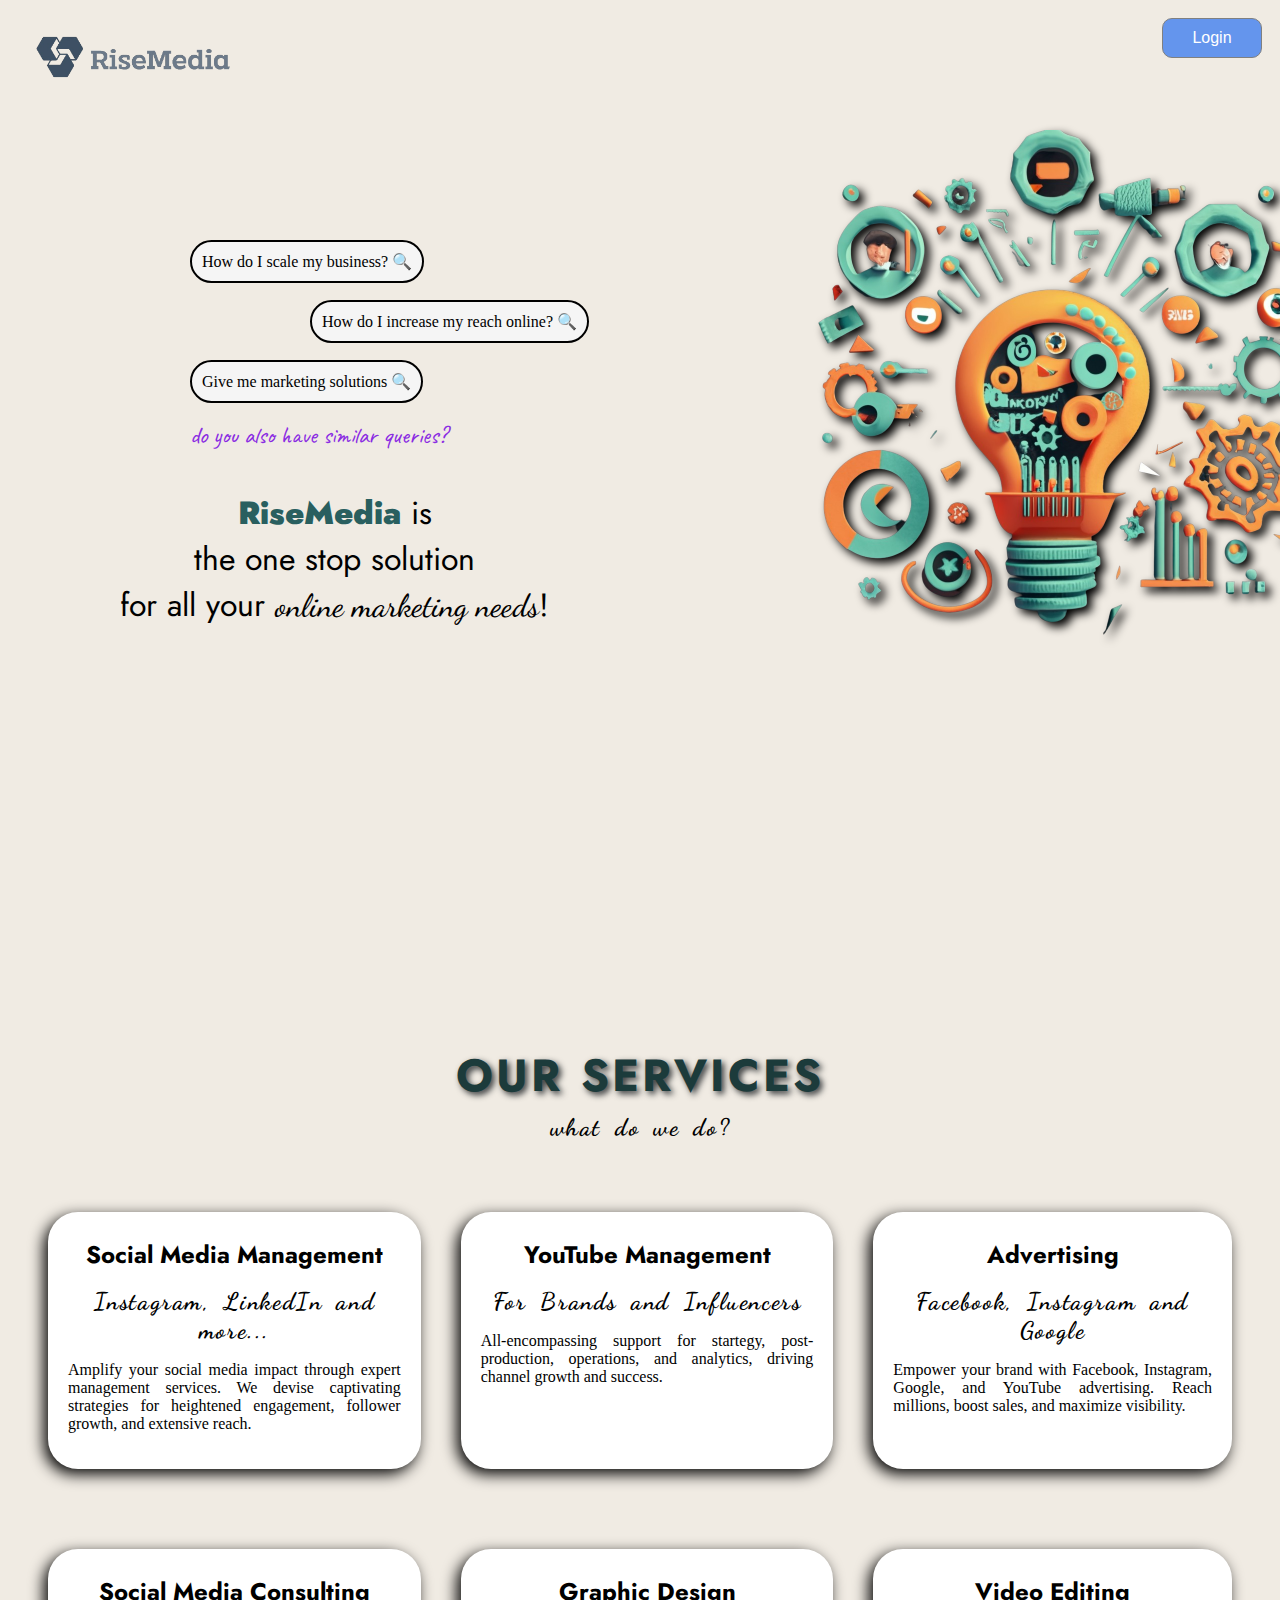
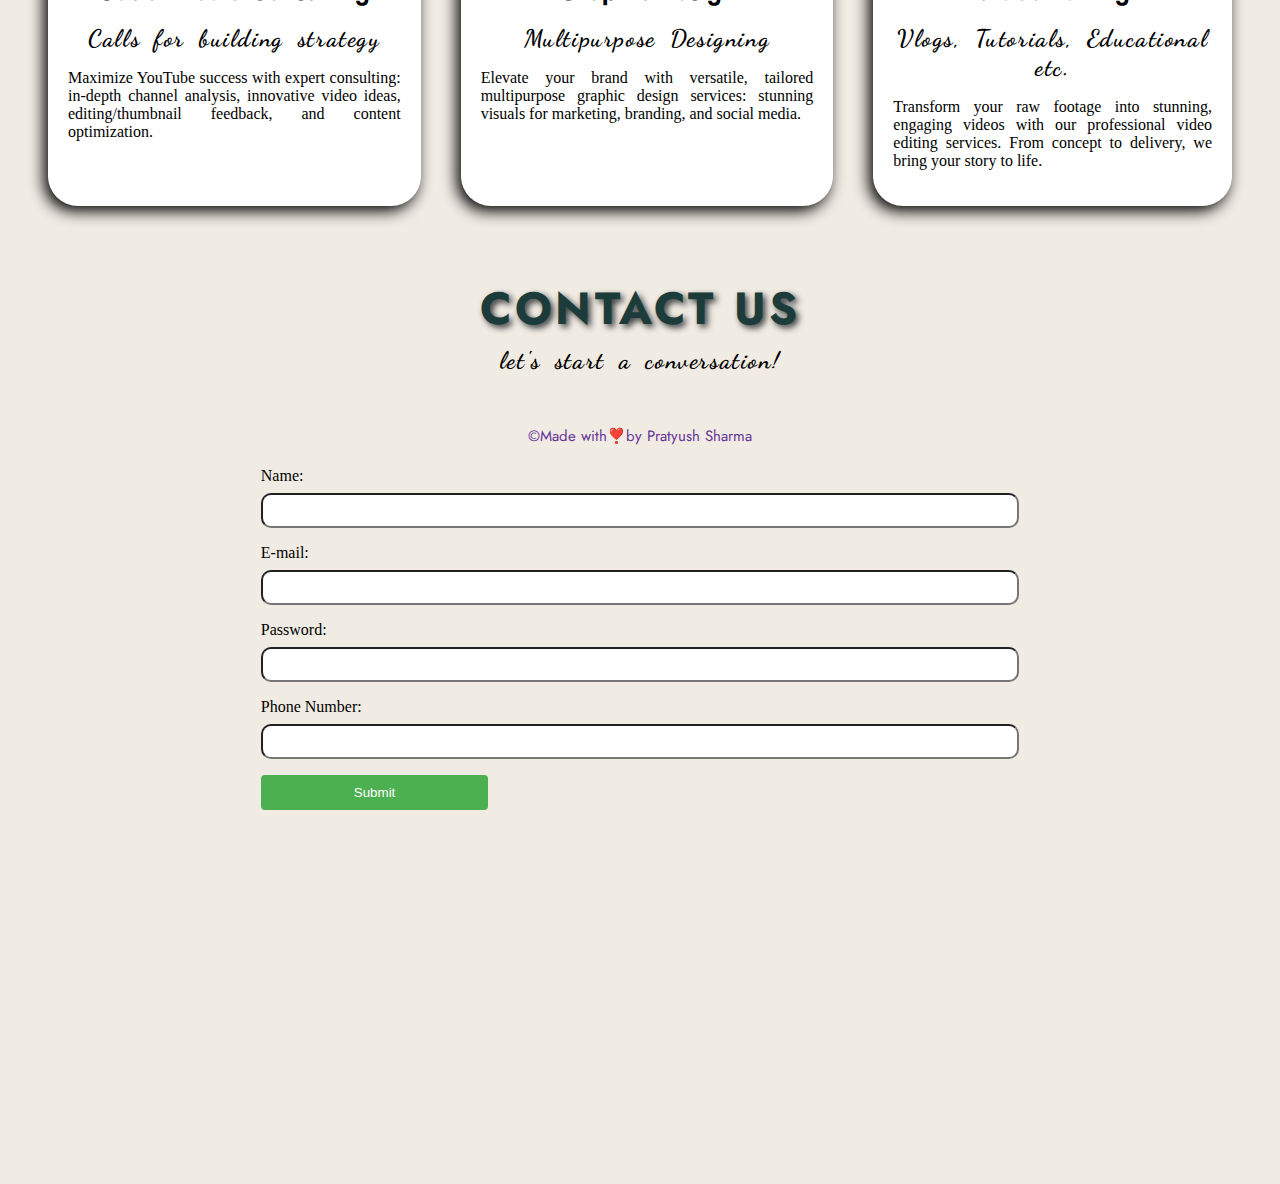
<file: index.html>
<!DOCTYPE html>
<html lang="en">
<head>
    <meta charset="UTF-8">
    <meta name="viewport" content="width=device-width, initial-scale=1.0">
    <title>Document</title>
    <link rel="stylesheet" href="./index.css">
    <!-- font for "RiseMedia" -->
    <link rel="preconnect" href="https://fonts.googleapis.com">
<link rel="preconnect" href="https://fonts.gstatic.com" crossorigin>
<link href="https://fonts.googleapis.com/css2?family=Black+Ops+One&display=swap" rel="stylesheet">
<!-- font for rest of the description -->
<link rel="preconnect" href="https://fonts.googleapis.com">
<link rel="preconnect" href="https://fonts.gstatic.com" crossorigin>
<link href="https://fonts.googleapis.com/css2?family=Slabo+27px&display=swap" rel="stylesheet">
<!-- font for text4 -->
<link rel="preconnect" href="https://fonts.googleapis.com">
<link rel="preconnect" href="https://fonts.gstatic.com" crossorigin>
<link href="https://fonts.googleapis.com/css2?family=Caveat:wght@500&display=swap" rel="stylesheet">
<!-- for "our services" -->
<link rel="preconnect" href="https://fonts.googleapis.com">
<link rel="preconnect" href="https://fonts.gstatic.com" crossorigin>
<link href="https://fonts.googleapis.com/css2?family=Dancing+Script&family=Jost:wght@500&display=swap" rel="stylesheet">
<!-- for text5 -->
<link rel="preconnect" href="https://fonts.googleapis.com">
<link rel="preconnect" href="https://fonts.gstatic.com" crossorigin>
<link href="https://fonts.googleapis.com/css2?family=Dancing+Script&display=swap" rel="stylesheet">
</head>
<body>
    <nav>
        <div class="logo"></div>
        <button class="login" onclick="window.location.href='./login.html'">Login</button>
    </nav>
    <div class="section1">
        <div class="graphic"></div>
        <span class="text1">How do I scale my business? 🔍</span><br>
        <span class="text2">How do I increase my reach online? 🔍</span><br>
        <span class="text3">Give me marketing solutions 🔍</span>
        <span class="text4">do you also have similar queries?</span>
        <div class="description"><span class="name">RiseMedia</span> is <br>the one stop solution <br> for all your <span class="txt">online marketing needs</span>!</div>
    </div>
      
    <!-- services -->
    <div class="services">
        <h1>Our Services</h1>
        <h3>what do we do?</h3>
        <div class="container">
            <div class="service1"><h2>Social Media Management</h2>
                <h3 class="subheading">Instagram, LinkedIn and more...</h3>
                <p>Amplify your social media impact through expert management services. We devise captivating
                    strategies for heightened engagement, follower growth, and extensive reach.</p>
            </div>
            <div class="service2"><h2>YouTube Management</h2>
            <h3 class="subheading">For Brands and Influencers</h3>
            <p>All-encompassing support for startegy, post-production, operations, and analytics, driving
            channel growth and success.</p></div>
            <div class="service3"><h2>Advertising</h2>
            <h3 class="subheading">Facebook, Instagram and Google</h3>
            <p>Empower your brand with Facebook, Instagram, Google, and YouTube advertising. Reach
                millions, boost sales, and maximize visibility.</p></div>
            <div class="service4"><h2>Social Media Consulting</h2>
            <h3 class="subheading">Calls for building strategy</h3>
            <p>Maximize YouTube success with expert consulting: in-depth channel analysis, innovative
                video ideas, editing/thumbnail feedback, and content optimization.</p></div>
            <div class="service5"><h2>Graphic Design</h2>
            <h3 class="subheading">Multipurpose Designing</h3>
            <p>Elevate your brand with versatile, tailored multipurpose graphic design services: stunning
            visuals for marketing, branding, and social media.</p></div>
            <div class="service6"><h2>Video Editing</h2>
            <h3 class="subheading">Vlogs, Tutorials, Educational etc.</h3>
            <p>Transform your raw footage into stunning, engaging videos with our professional video
                editing services. From concept to delivery, we bring your story to life.</p></div>
        </div>
    </div>

    <!-- contact me -->
    <div class="contact">
        <h1 class="head2">Contact Us</h1>
        <h3>let's start a conversation!</h3>

    <!-- <form id="registrationForm">
        <label for="name">Name:</label>
        <input type="text" id="name" name="name">
        <span id="nameError" class="error-message"></span><br>

        <label for="phoneNumber">Phone Number:</label>
        <input type="tel" id="phoneNumber" name="phoneNumber">
        <span id="phoneNumberError" class="error-message"></span>
  <br>

        <label for="email">Email:</label>
        <input type="email" id="email" name="email">
        <span id="emailError" class="error-message"></span>
  <br>

        <label for="dob">Date of Birth:</label>
        <input type="date" id="dob" name="dob">

        <button type="submit" onclick="validateForm()">Submit</button>
    </form> -->


    <footer>©Made with❣️by Pratyush Sharma</footer>

    <form id="registrationForm">
        <label for="name">Name:</label>
        <input type="text" id="name" name="name">
        <span id="nameError" class="error-message"></span>
        <br>
      
        <label for="email">E-mail:</label>
        <input type="text" id="email" name="email">
        <span id="emailError" class="error-message"></span>
        <br>
      
        <label for="password">Password:</label>
        <input type="password" id="password" name="password">
        <span id="passwordError" class="error-message"></span>
        <br>
      
        <label for="phoneNumber">Phone Number:</label>
        <input type="text" id="phoneNumber" name="phoneNumber">
        <span id="phoneNumberError" class="error-message"></span>
        <br>
      
        <button type="button" onclick="validateForm()">Submit</button>
      </form>


    <script src="./script.js "></script>
</body>


</html>
</file>
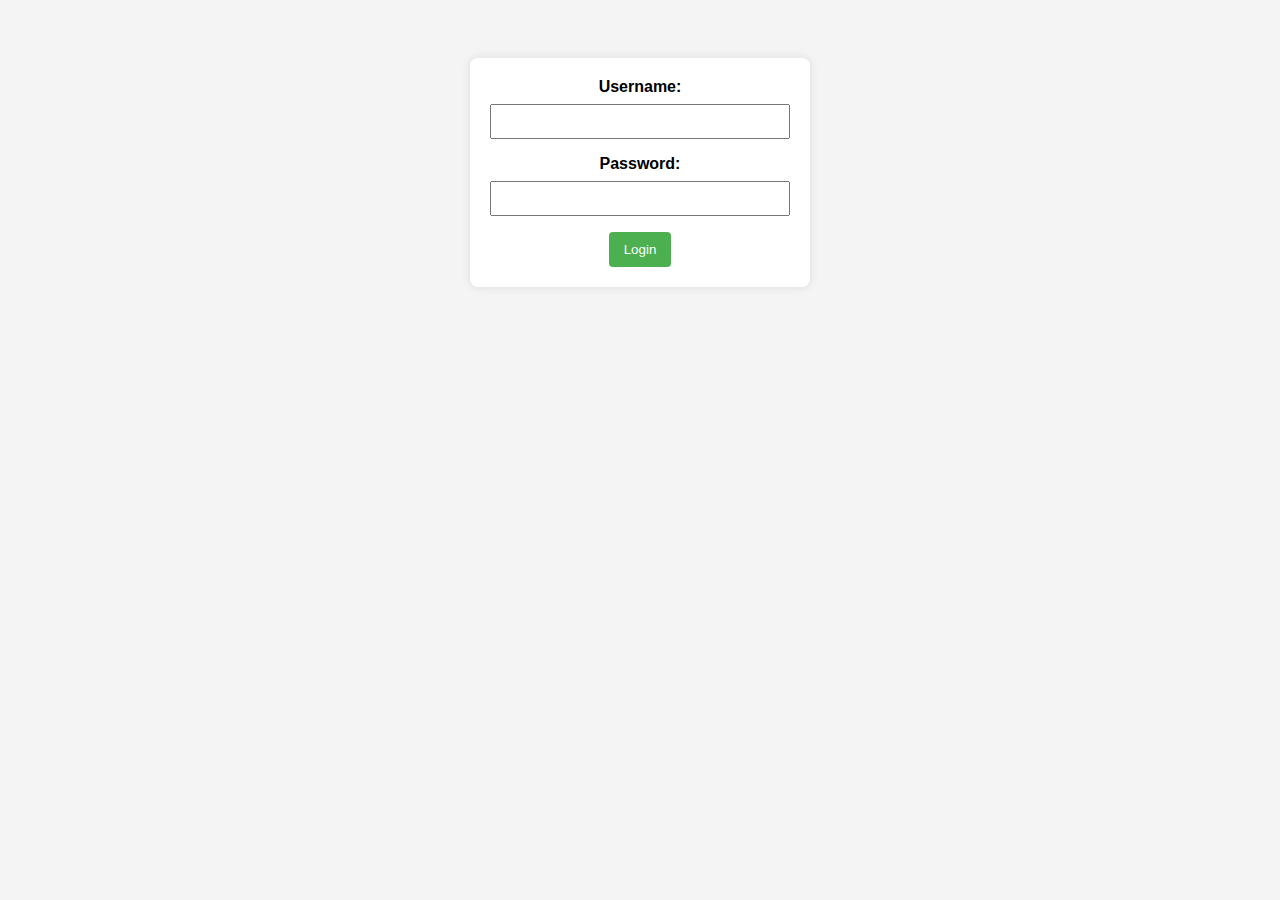
<file: login.html>
<!DOCTYPE html>
<html lang="en">
<head>
    <meta charset="UTF-8">
    <meta name="viewport" content="width=device-width, initial-scale=1.0">
    <title>Login Form</title>
    <style>
        body {
            font-family: Arial, sans-serif;
            background-color: #f4f4f4;
            text-align: center;
            padding: 50px;
        }
        form {
            max-width: 300px;
            margin: 0 auto;
            background-color: #ffffff;
            padding: 20px;
            border-radius: 8px;
            box-shadow: 0 0 10px rgba(0, 0, 0, 0.1);
        }
        label {
            display: block;
            margin-bottom: 8px;
            font-weight: bold;
        }
        input {
            width: 100%;
            padding: 8px;
            margin-bottom: 16px;
            box-sizing: border-box;
        }
        button {
            background-color: #4CAF50;
            color: white;
            padding: 10px 15px;
            border: none;
            border-radius: 4px;
            cursor: pointer;
        }
        button:hover {
            background-color: #45a049;
        }
    </style>
</head>
<body>

    <form action="#" method="post">
        <label for="username">Username:</label>
        <input type="text" id="username" name="username" required>

        <label for="password">Password:</label>
        <input type="password" id="password" name="password" required>

        <button type="submit">Login</button>
    </form>

</body>
</html>
</file>
<file: index.css>
body{
    /* background-color: rgba(152, 152, 152, 0.886); */
    background-image: linear-gradient(180deg, #F0EBE3 0%, #F0EBE3 100%);
}
.section1{
    height: 100vh;
    width: 100%;
}
.logo{
    width: 20%;
    height: 15vh;
    background-image:url(./Picsart_23-09-04_00-47-30-544-removebg.png);
    background-size: contain;
    background-repeat: no-repeat;
    /* border: 2px solid black; */

}
.graphic{
    width: 40%;
    height: 80vh;
    background-image:url(./ideogram-removebg.png);
    background-size: contain;
    background-repeat: no-repeat;
    /* border: 2px solid black; */
    position: absolute;
    bottom: 50px;
    left: 800px;
    filter: drop-shadow(5px 5px 5px );
}
.text1,.text2,.text3{
    border: 2px solid black;
    border-radius: 40px;
    padding: 10px;
    background-color: whitesmoke;
    /* height: 30px; */

}
.text1{
    position: absolute;
    top: 240px;
    left: 190px;
}
.text2{
    position: absolute;
    top: 300px;
    left: 310px;
}
.text3{
    position: absolute;
    top: 360px;
    left: 190px;
}
.text4{
    position: absolute;
    top: 420px;
    left: 190px;
    font-family: 'Caveat', cursive;    font-size: x-large
    ;
    /* font-weight: bold; */
    color: blueviolet;
}
.description{
    position: absolute;
    top: 490px;
    left: 120px;
    text-align: center;
    font-size:xx-large;
    font-family: 'Dancing Script', cursive;
    font-family: 'Jost', sans-serif;
}
.name{
    color: rgb(41, 95, 95);
    font-weight: 900;
}
.txt{
    /* color: #f15946; */
    font-family: 'Dancing Script', cursive;
    font-weight: 500;
}
hr{
    border: 1px solid rgb(148, 148, 148);
    width: 95%;
}
h1{
    font-family: 'Dancing Script', cursive;
    font-family: 'Jost', sans-serif;
    text-align: center;
    font-size:45px;
    text-transform:uppercase;
    letter-spacing: 0.2rem;
    color:rgb(28, 59, 59);
    margin-bottom: 5px;
    margin-top: 0px;
    /* filter: drop-shadow(3px 3px 4px rgb(64, 64, 64));
    color:slat; */

    text-shadow: 3px 3px 6px #36393B;
}
h3{
    font-family: 'Dancing Script', cursive;
    text-align: center;
    font-weight: 700;
    font-size: x-large;
    margin-top: 5px;
    margin-bottom: 50px;
    word-spacing: 0.4rem;
    letter-spacing: 0.1rem;
}
h2{ 
    text-align: center;
    margin-top: 5px;
    margin-bottom: 15px;
    font-family: 'Dancing Script', cursive;
    font-family: 'Jost', sans-serif;
}
.service1, .service2, .service3, .service4, .service5, .service6{
    border-radius: 30px;
    /* height: 200px;
    width: 20%; */
    margin-top: 20px;
    margin-bottom: 20px;
    padding: 20px;
    background-color: rgb(255, 255, 255);
    text-align: justify;

    -webkit-box-shadow: -4px 5px 15px 0px #000000; 
box-shadow: -4px 5px 15px 0px #000000;
}
.service1:hover, .service2:hover, .service3:hover, .service4:hover, .service5:hover,.service6:hover {
    transform: scale(1.05);
    transition: transform 0.5s ;
}
.text1:hover, .text2:hover, .text3:hover{
    transform: scale(1.05);
    background-color:darkgray;
}
.subheading{
    margin-bottom: auto;
}
.container{
    display: grid;
    gap: 40px;
    grid-template-rows: auto auto;
    grid-template-columns: auto auto auto;
    margin-left: 40px;
    margin-right: 40px;
    margin-bottom: 50px;
}
.contact{
  height: 100vh;  
}
footer{
    font-family: 'Dancing Script', cursive;
    font-family: 'Jost', sans-serif;
    color: rebeccapurple;
    text-align: center;
    font-size: 15px;
}
form {
    max-width: 60%;
    margin: 20px auto;
}
label {
    display: block;
    margin-bottom: 8px;
}
input, select {
    width: 100%;
    padding: 8px;
    margin-bottom: 16px;
    box-sizing: border-box;
    border-radius: 10px;
}
button {
    background-color: #4CAF50;
    color: white;
    padding: 10px 15px;
    border: none;
    border-radius: 4px;
    cursor: pointer;
    width: 30%;
}
.submit:hover {
    background-color: #45a049;
}
nav{
    display: flex;
    justify-content: space-between;
}
.login{
    background-color: cornflowerblue;
    border: 1px solid gray;
    border-radius: 10px;
    height: 40px;
    width: 100px;
    padding: 10px;
    color: white;
    font-size:medium;
    margin-top: 10px;
    margin-right: 10px;
}
.error-message {
    color: red;
    font-size: 14px;
  }
.login:hover{
    background-color: #6cb2e7;
}
</file>
